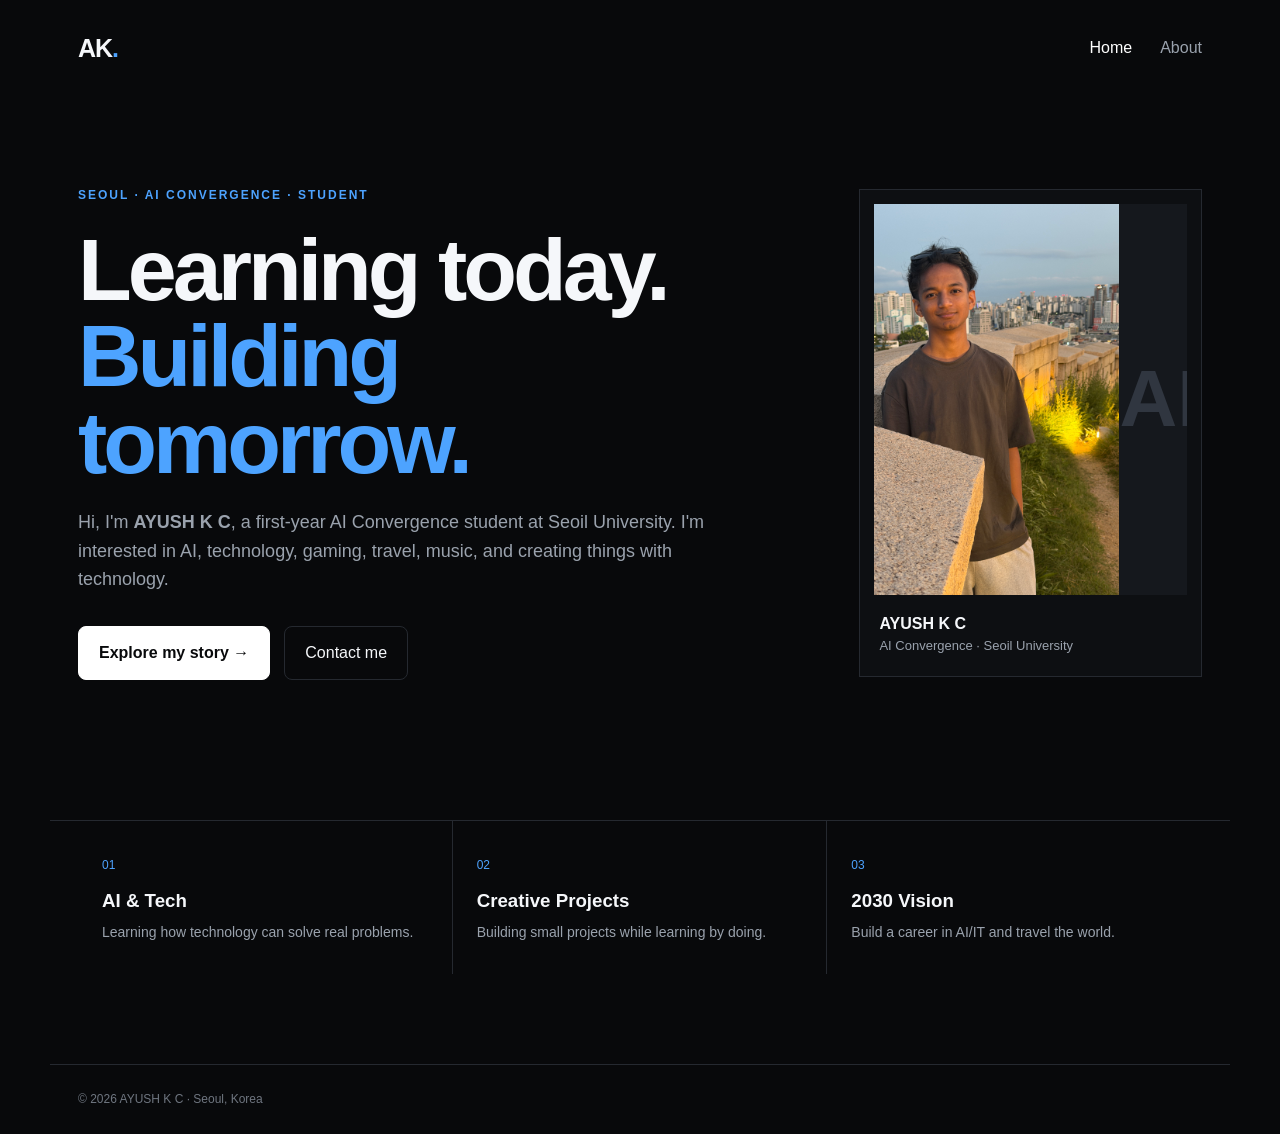
<file: index.html>
<!DOCTYPE html>
<html lang="en">
<head><meta charset="UTF-8"><meta name="viewport" content="width=device-width,initial-scale=1.0"><title>AYUSH K C | AI & Technology</title><link rel="stylesheet" href="styles.css"></head>
<body>
<header><a class="logo" href="index.html">AK<span>.</span></a><nav><a class="active" href="index.html">Home</a><a href="about.html">About</a></nav></header>
<main class="hero">
<div><p class="eyebrow">SEOUL · AI CONVERGENCE · STUDENT</p><h1>Learning today.<br><span>Building tomorrow.</span></h1><p class="lead">Hi, I'm <strong>AYUSH K C</strong>, a first-year AI Convergence student at Seoil University. I'm interested in AI, technology, gaming, travel, music, and creating things with technology.</p><div class="actions"><a class="button primary" href="about.html">Explore my story →</a><a class="button" href="mailto:202602084@g.seoil.ac.kr">Contact me</a></div></div>
<div class="profile-card"><div class="portrait"><img src="1000008806.jpg" alt="AYUSH K C profile photo" onerror="this.style.display='none';this.parentElement.classList.add('initials')"><b>AK</b></div><div class="card-info"><strong>AYUSH K C</strong><span>AI Convergence · Seoil University</span></div></div>
</main>
<section class="quick"><div><span>01</span><h3>AI & Tech</h3><p>Learning how technology can solve real problems.</p></div><div><span>02</span><h3>Creative Projects</h3><p>Building small projects while learning by doing.</p></div><div><span>03</span><h3>2030 Vision</h3><p>Build a career in AI/IT and travel the world.</p></div></section>
<footer>© 2026 AYUSH K C · Seoul, Korea</footer>
</body></html>
</file>
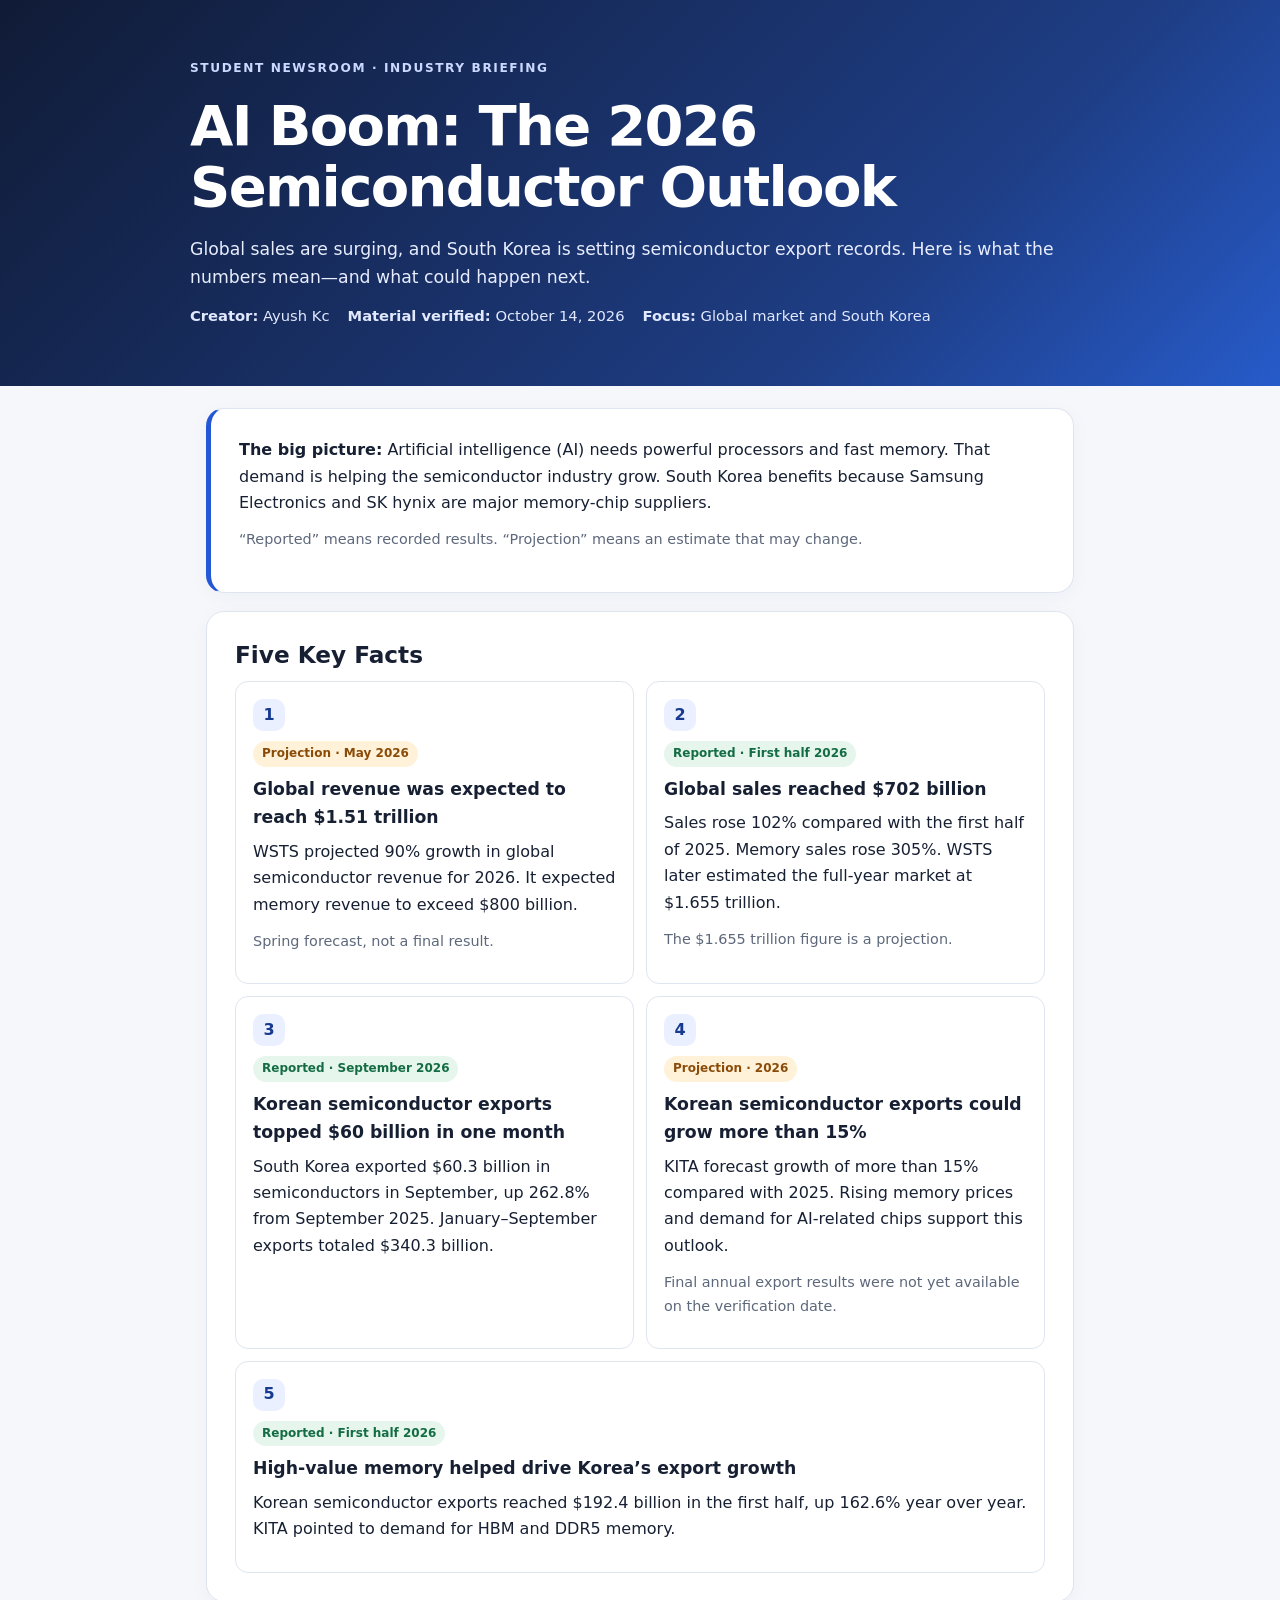
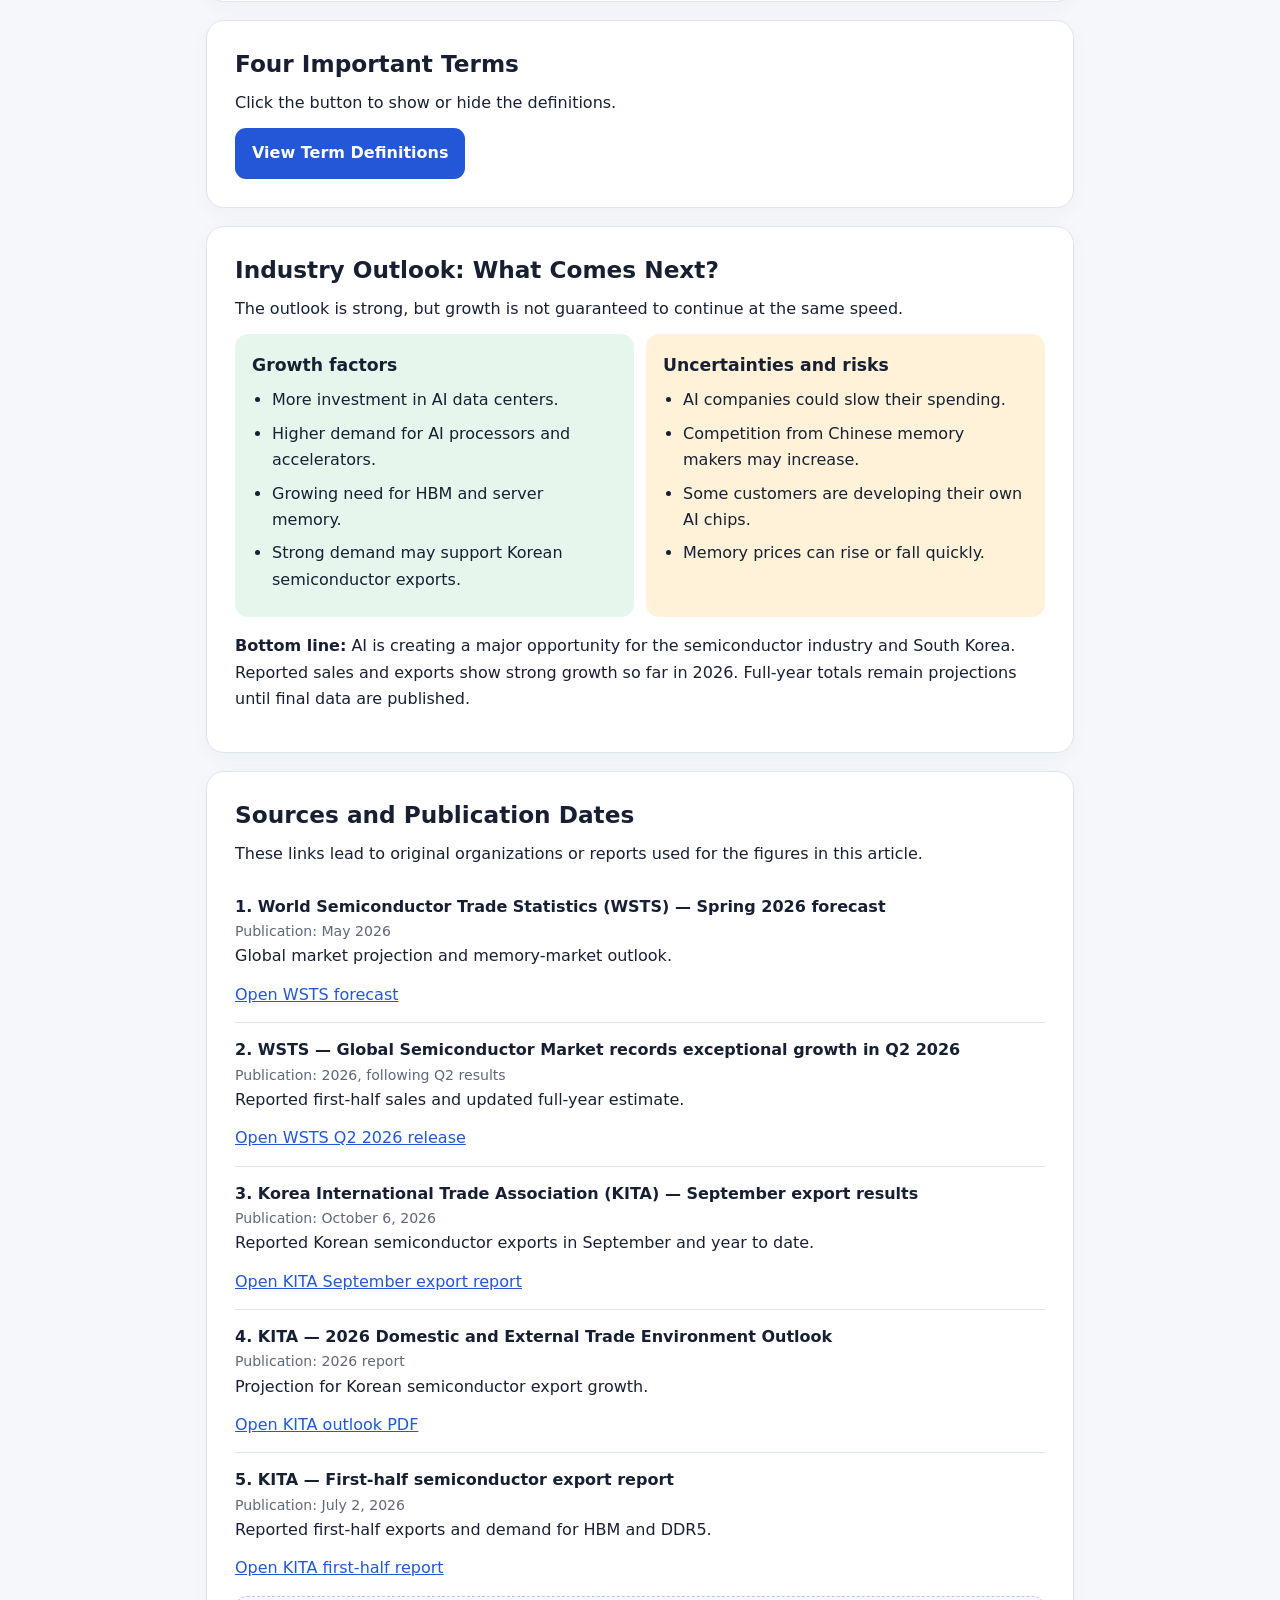
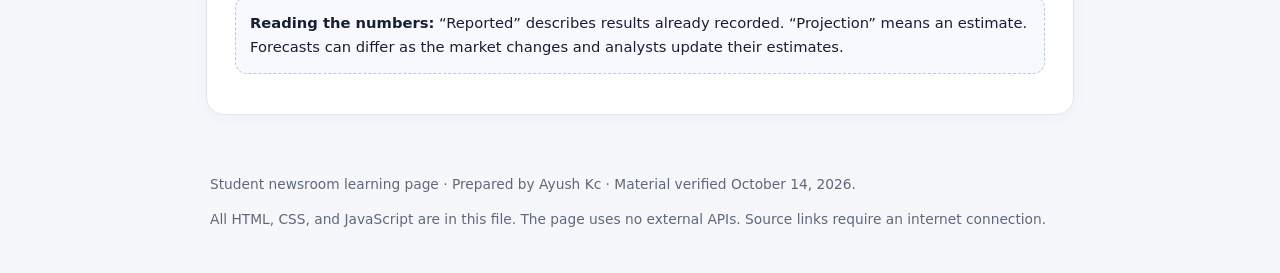
<file: semiconductor-newsroom/index.html>
<!DOCTYPE html>
<html lang="en">
<head>
<meta charset="UTF-8">
<meta name="viewport" content="width=device-width, initial-scale=1">
<meta name="description" content="2026 global and South Korean semiconductor industry outlook for college freshmen.">
<title>AI Boom: 2026 Semiconductor Outlook</title>
<style>
:root{--ink:#172033;--muted:#5d687b;--paper:#f5f7fb;--line:#dfe5ef;--blue:#2357d8;--green:#146c43;--amber:#8a4b08}
*{box-sizing:border-box}body{margin:0;background:var(--paper);color:var(--ink);font:16px/1.65 system-ui,-apple-system,"Segoe UI",sans-serif}a{color:var(--blue);overflow-wrap:anywhere}.hero{padding:42px 20px;color:white;background:linear-gradient(135deg,#101b36,#1e3d84 70%,#275bca)}.wrap{width:min(900px,100%);margin:auto}.eyebrow{color:#cbd8ff;text-transform:uppercase;letter-spacing:.13em;font-size:.76rem;font-weight:800}h1{font-size:clamp(2rem,7vw,3.5rem);line-height:1.1;letter-spacing:-.03em;margin:.3em 0}h2{font-size:1.45rem;line-height:1.25;margin:0 0 12px}h3{font-size:1.08rem;margin:0 0 7px}p{margin:0 0 12px}.dek{color:#e8edff;font-size:1.08rem}.byline{display:flex;flex-wrap:wrap;gap:8px 18px;color:#e2e9ff;font-size:.92rem}main{padding:22px 16px 40px}section,.intro{background:white;border:1px solid var(--line);border-radius:18px;padding:clamp(18px,4vw,28px);margin-bottom:18px;box-shadow:0 5px 20px #1a2b5009}.intro{border-left:5px solid var(--blue)}.muted{color:var(--muted);font-size:.9rem}.facts{display:grid;grid-template-columns:1fr;gap:12px}.fact{border:1px solid var(--line);border-radius:13px;padding:17px}.num{display:inline-grid;place-items:center;width:32px;height:32px;border-radius:10px;background:#eaf0ff;color:#173a91;font-weight:800;margin-bottom:8px}.tag{display:inline-block;border-radius:999px;padding:3px 9px;font-size:.75rem;font-weight:800;margin:0 0 8px}.reported{background:#e6f6ed;color:var(--green)}.forecast{background:#fff2d9;color:var(--amber)}button{border:0;border-radius:11px;padding:12px 17px;background:var(--blue);color:white;font:inherit;font-weight:750;cursor:pointer}button:hover{background:#173a91}button:focus-visible,a:focus-visible{outline:3px solid #f0a62a;outline-offset:3px}#definitions{margin-top:16px}#definitions[hidden]{display:none}.terms,.outlook{display:grid;grid-template-columns:1fr;gap:12px}.term{padding:15px;background:#f7f9ff;border:1px solid var(--line);border-radius:12px}.term h3{color:#173a91}.growth,.risks{border-radius:13px;padding:17px}.growth{background:#e6f6ed}.risks{background:#fff2d9}ul{padding-left:1.25rem;margin:8px 0 0}li{margin-bottom:7px}.sources{list-style:none;padding:0}.sources li{border-top:1px solid var(--line);padding:14px 0;margin:0}.sources li:first-child{border-top:0}.date{display:block;color:var(--muted);font-size:.88rem}.note{background:#f7f9ff;border:1px dashed #bac8e6;border-radius:12px;padding:14px;font-size:.92rem}footer{padding:0 20px 30px;color:var(--muted);font-size:.86rem}@media(min-width:650px){.hero{padding:58px 28px}.facts{grid-template-columns:1fr 1fr}.fact:last-child{grid-column:1/-1}.terms,.outlook{grid-template-columns:1fr 1fr}}@media print{button{display:none}#definitions[hidden]{display:block!important}}
</style>
</head>
<body>
<header class="hero"><div class="wrap"><p class="eyebrow">Student Newsroom · Industry Briefing</p><h1>AI Boom: The 2026 Semiconductor Outlook</h1><p class="dek">Global sales are surging, and South Korea is setting semiconductor export records. Here is what the numbers mean—and what could happen next.</p><div class="byline"><span><strong>Creator:</strong> Ayush Kc</span><span><strong>Material verified:</strong> October 14, 2026</span><span><strong>Focus:</strong> Global market and South Korea</span></div></div></header>
<main class="wrap">
<div class="intro"><p><strong>The big picture:</strong> Artificial intelligence (AI) needs powerful processors and fast memory. That demand is helping the semiconductor industry grow. South Korea benefits because Samsung Electronics and SK hynix are major memory-chip suppliers.</p><p class="muted">“Reported” means recorded results. “Projection” means an estimate that may change.</p></div>
<section><h2>Five Key Facts</h2><div class="facts">
<article class="fact"><span class="num">1</span><br><span class="tag forecast">Projection · May 2026</span><h3>Global revenue was expected to reach $1.51 trillion</h3><p>WSTS projected 90% growth in global semiconductor revenue for 2026. It expected memory revenue to exceed $800 billion.</p><p class="muted">Spring forecast, not a final result.</p></article>
<article class="fact"><span class="num">2</span><br><span class="tag reported">Reported · First half 2026</span><h3>Global sales reached $702 billion</h3><p>Sales rose 102% compared with the first half of 2025. Memory sales rose 305%. WSTS later estimated the full-year market at $1.655 trillion.</p><p class="muted">The $1.655 trillion figure is a projection.</p></article>
<article class="fact"><span class="num">3</span><br><span class="tag reported">Reported · September 2026</span><h3>Korean semiconductor exports topped $60 billion in one month</h3><p>South Korea exported $60.3 billion in semiconductors in September, up 262.8% from September 2025. January–September exports totaled $340.3 billion.</p></article>
<article class="fact"><span class="num">4</span><br><span class="tag forecast">Projection · 2026</span><h3>Korean semiconductor exports could grow more than 15%</h3><p>KITA forecast growth of more than 15% compared with 2025. Rising memory prices and demand for AI-related chips support this outlook.</p><p class="muted">Final annual export results were not yet available on the verification date.</p></article>
<article class="fact"><span class="num">5</span><br><span class="tag reported">Reported · First half 2026</span><h3>High-value memory helped drive Korea’s export growth</h3><p>Korean semiconductor exports reached $192.4 billion in the first half, up 162.6% year over year. KITA pointed to demand for HBM and DDR5 memory.</p></article>
</div></section>
<section><h2>Four Important Terms</h2><p>Click the button to show or hide the definitions.</p><button id="toggle-definitions" type="button" aria-expanded="false" aria-controls="definitions">View Term Definitions</button><div id="definitions" hidden><div class="terms">
<article class="term"><h3>1. AI semiconductors</h3><p>Chips that help AI systems learn, calculate, and respond. Examples include GPUs and AI accelerators.</p></article>
<article class="term"><h3>2. Memory semiconductors</h3><p>Chips that store data and supply it to processors. Examples include DRAM, NAND flash, and HBM.</p></article>
<article class="term"><h3>3. HBM (High-Bandwidth Memory)</h3><p>A type of memory made by stacking memory layers. It transfers large amounts of data quickly and is useful for AI accelerators.</p></article>
<article class="term"><h3>4. Semiconductor exports</h3><p>Semiconductor products sold by one country to customers in other countries. Export growth can support businesses and the economy.</p></article>
</div></div></section>
<section><h2>Industry Outlook: What Comes Next?</h2><p>The outlook is strong, but growth is not guaranteed to continue at the same speed.</p><div class="outlook"><div class="growth"><h3>Growth factors</h3><ul><li>More investment in AI data centers.</li><li>Higher demand for AI processors and accelerators.</li><li>Growing need for HBM and server memory.</li><li>Strong demand may support Korean semiconductor exports.</li></ul></div><div class="risks"><h3>Uncertainties and risks</h3><ul><li>AI companies could slow their spending.</li><li>Competition from Chinese memory makers may increase.</li><li>Some customers are developing their own AI chips.</li><li>Memory prices can rise or fall quickly.</li></ul></div></div><p style="margin-top:16px"><strong>Bottom line:</strong> AI is creating a major opportunity for the semiconductor industry and South Korea. Reported sales and exports show strong growth so far in 2026. Full-year totals remain projections until final data are published.</p></section>
<section><h2>Sources and Publication Dates</h2><p>These links lead to original organizations or reports used for the figures in this article.</p><ul class="sources">
<li><strong>1. World Semiconductor Trade Statistics (WSTS) — Spring 2026 forecast</strong><span class="date">Publication: May 2026</span><p>Global market projection and memory-market outlook.</p><a href="https://www.wsts.org/76/recent-news-release" target="_blank" rel="noopener noreferrer">Open WSTS forecast</a></li>
<li><strong>2. WSTS — Global Semiconductor Market records exceptional growth in Q2 2026</strong><span class="date">Publication: 2026, following Q2 results</span><p>Reported first-half sales and updated full-year estimate.</p><a href="https://www.wsts.org/76/Global-Semiconductor-Market-records-exceptional-growth-in-Q2-2026" target="_blank" rel="noopener noreferrer">Open WSTS Q2 2026 release</a></li>
<li><strong>3. Korea International Trade Association (KITA) — September export results</strong><span class="date">Publication: October 6, 2026</span><p>Reported Korean semiconductor exports in September and year to date.</p><a href="https://www.kita.net/board/totalTradeNews/totalTradeNewsDetail.do?no=105116&amp;siteId=1" target="_blank" rel="noopener noreferrer">Open KITA September export report</a></li>
<li><strong>4. KITA — 2026 Domestic and External Trade Environment Outlook</strong><span class="date">Publication: 2026 report</span><p>Projection for Korean semiconductor export growth.</p><a href="https://www.kita.net/files/2026_KITA.pdf" target="_blank" rel="noopener noreferrer">Open KITA outlook PDF</a></li>
<li><strong>5. KITA — First-half semiconductor export report</strong><span class="date">Publication: July 2, 2026</span><p>Reported first-half exports and demand for HBM and DDR5.</p><a href="https://www.kita.net/board/totalTradeNews/totalTradeNewsDetail.do?no=102798&amp;siteId=1" target="_blank" rel="noopener noreferrer">Open KITA first-half report</a></li>
</ul><p class="note"><strong>Reading the numbers:</strong> “Reported” describes results already recorded. “Projection” means an estimate. Forecasts can differ as the market changes and analysts update their estimates.</p></section>
</main><footer class="wrap"><p>Student newsroom learning page · Prepared by Ayush Kc · Material verified October 14, 2026.</p><p>All HTML, CSS, and JavaScript are in this file. The page uses no external APIs. Source links require an internet connection.</p></footer>
<script>
(function(){const button=document.getElementById('toggle-definitions');const definitions=document.getElementById('definitions');button.addEventListener('click',function(){const willOpen=definitions.hidden;definitions.hidden=!willOpen;button.setAttribute('aria-expanded',String(willOpen));button.textContent=willOpen?'Hide Term Definitions':'View Term Definitions';});}());
</script>
</body></html>
</file>
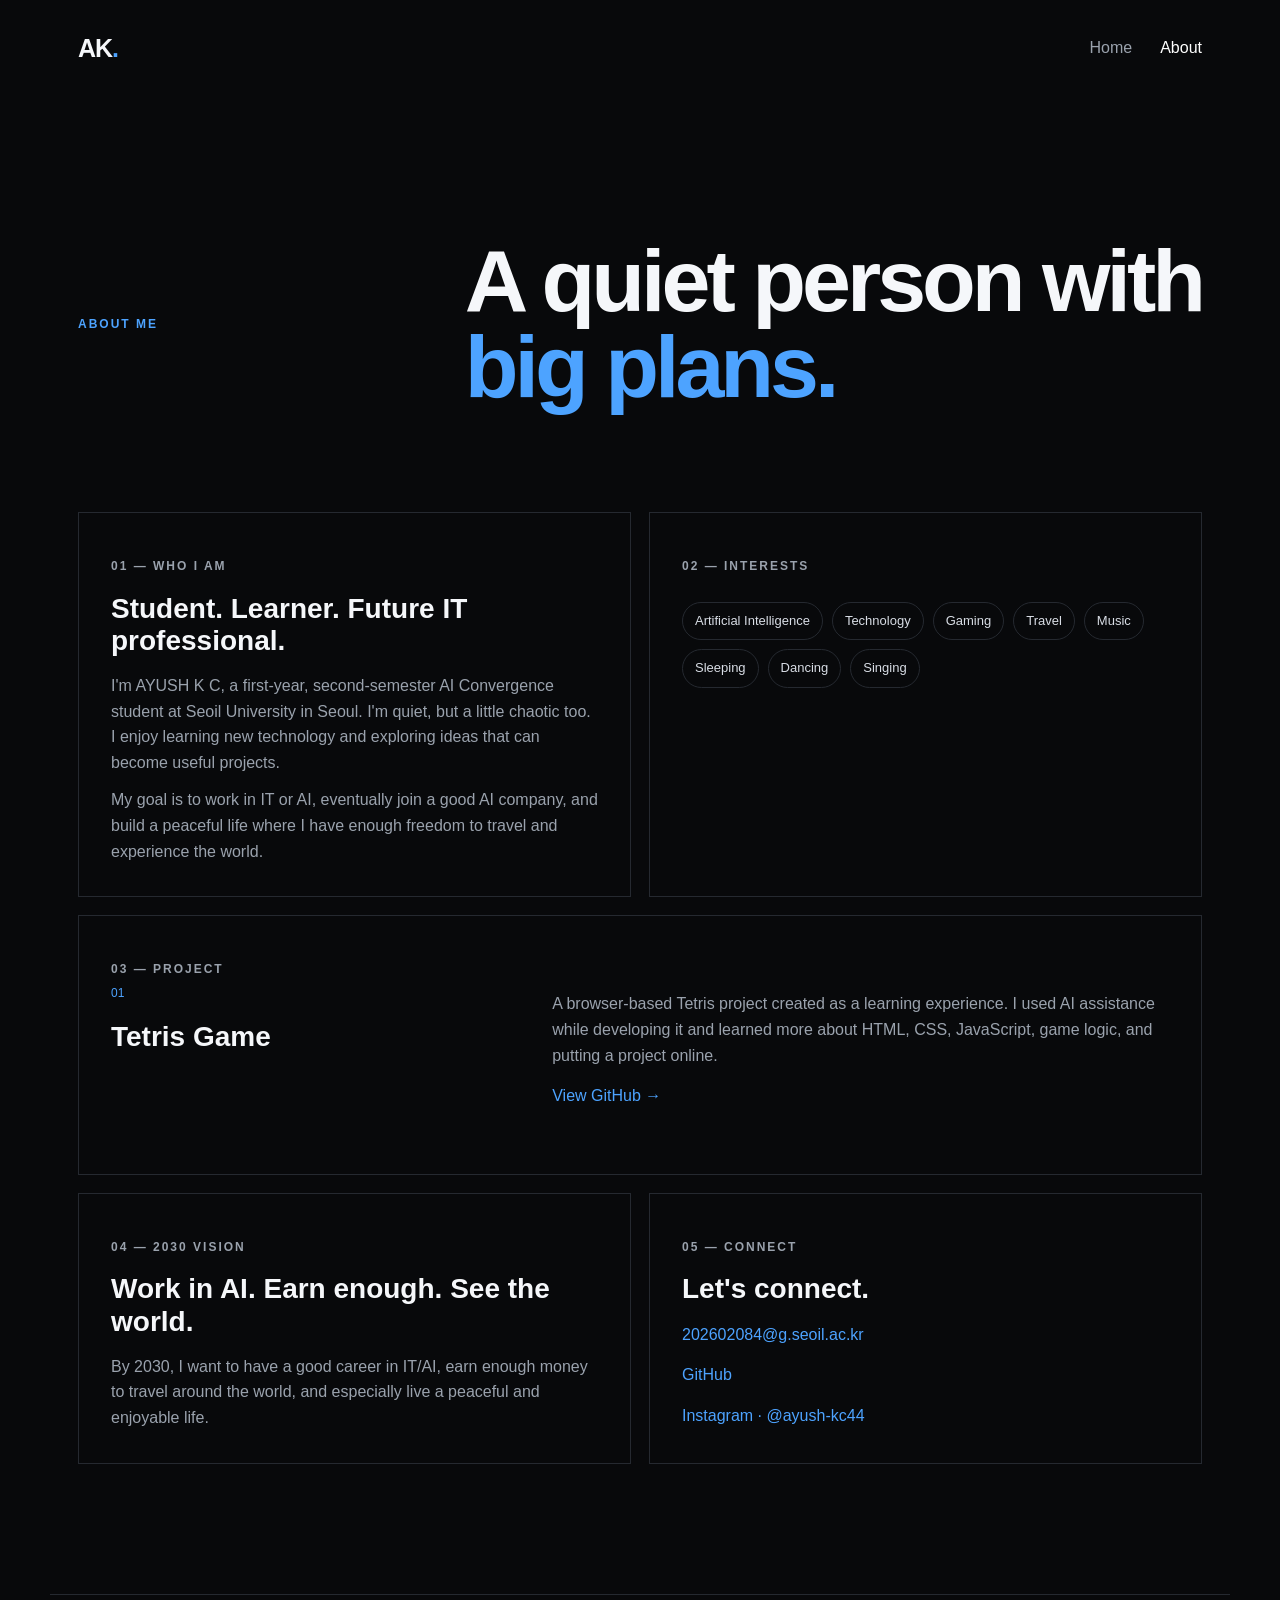
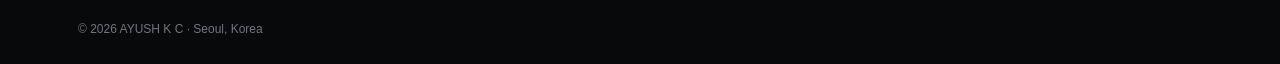
<file: about.html>
<!DOCTYPE html>
<html lang="en">
<head><meta charset="UTF-8"><meta name="viewport" content="width=device-width,initial-scale=1.0"><title>About | AYUSH K C</title><link rel="stylesheet" href="styles.css"></head>
<body>
<header><a class="logo" href="index.html">AK<span>.</span></a><nav><a href="index.html">Home</a><a class="active" href="about.html">About</a></nav></header>
<main class="page"><header class="page-header"><p class="eyebrow">ABOUT ME</p><h1>A quiet person with<br><span>big plans.</span></h1></header>
<section class="about-grid">
<article class="panel"><p class="label">01 — WHO I AM</p><h2>Student. Learner. Future IT professional.</h2><p>I'm AYUSH K C, a first-year, second-semester AI Convergence student at Seoil University in Seoul. I'm quiet, but a little chaotic too. I enjoy learning new technology and exploring ideas that can become useful projects.</p><p>My goal is to work in IT or AI, eventually join a good AI company, and build a peaceful life where I have enough freedom to travel and experience the world.</p></article>
<article class="panel"><p class="label">02 — INTERESTS</p><div class="tags"><span>Artificial Intelligence</span><span>Technology</span><span>Gaming</span><span>Travel</span><span>Music</span><span>Sleeping</span><span>Dancing</span><span>Singing</span></div></article>
<article class="panel wide"><p class="label">03 — PROJECT</p><div class="project"><div><span class="project-number">01</span><h2>Tetris Game</h2></div><div><p>A browser-based Tetris project created as a learning experience. I used AI assistance while developing it and learned more about HTML, CSS, JavaScript, game logic, and putting a project online.</p><a href="https://github.com/202602084-dotcom/ayush-personal-portfolio" target="_blank">View GitHub →</a></div></div></article>
<article class="panel"><p class="label">04 — 2030 VISION</p><h2>Work in AI. Earn enough. See the world.</h2><p>By 2030, I want to have a good career in IT/AI, earn enough money to travel around the world, and especially live a peaceful and enjoyable life.</p></article>
<article class="panel contact"><p class="label">05 — CONNECT</p><h2>Let's connect.</h2><a href="mailto:202602084@g.seoil.ac.kr">202602084@g.seoil.ac.kr</a><a href="https://github.com/202602084-dotcom/ayush-personal-portfolio" target="_blank">GitHub</a><a href="https://www.instagram.com/ayush-kc44/" target="_blank">Instagram · @ayush-kc44</a></article>
</section></main><footer>© 2026 AYUSH K C · Seoul, Korea</footer>
</body></html>
</file>
<file: styles.css>
*{box-sizing:border-box;margin:0;padding:0}:root{--bg:#08090b;--text:#f5f7fa;--muted:#9aa2ad;--line:#252930;--blue:#4da3ff}body{font-family:Inter,Arial,sans-serif;background:var(--bg);color:var(--text);line-height:1.6}a{color:inherit;text-decoration:none}header{max-width:1180px;margin:auto;padding:28px;display:flex;justify-content:space-between;align-items:center}.logo{font-size:25px;font-weight:800;letter-spacing:-1px}.logo span{color:var(--blue)}nav{display:flex;gap:28px;color:var(--muted)}nav a:hover,nav .active{color:#fff}.hero{max-width:1180px;margin:50px auto 100px;padding:40px 28px;min-height:520px;display:grid;grid-template-columns:1.35fr .65fr;gap:70px;align-items:center}.eyebrow,.label{font-size:12px;letter-spacing:2px;color:var(--blue);font-weight:700}.hero h1,.page-header h1{font-size:clamp(52px,7vw,88px);line-height:.98;letter-spacing:-4px;margin:22px 0}.hero h1 span,.page-header h1 span{color:var(--blue)}.lead{max-width:650px;color:var(--muted);font-size:18px}.actions{display:flex;gap:14px;margin-top:32px;flex-wrap:wrap}.button{border:1px solid var(--line);padding:13px 20px;border-radius:8px}.button.primary{background:#fff;color:#08090b;border-color:#fff;font-weight:700}.profile-card{border:1px solid var(--line);padding:14px;background:#0d0f12}.portrait{aspect-ratio:4/5;background:#15181d;overflow:hidden;position:relative;display:flex;align-items:center;justify-content:center;font-size:80px;color:#303640}.portrait img{width:100%;height:100%;object-fit:cover;position:relative;z-index:2}.card-info{padding:16px 5px 5px;display:flex;flex-direction:column}.card-info span{color:var(--muted);font-size:13px}.quick{max-width:1180px;margin:auto;padding:0 28px 90px;display:grid;grid-template-columns:repeat(3,1fr);border-top:1px solid var(--line)}.quick div{padding:30px 24px;border-right:1px solid var(--line)}.quick div:last-child{border-right:0}.quick span{color:var(--blue);font-size:12px}.quick h3{margin:10px 0 5px}.quick p{color:var(--muted);font-size:14px}.page{max-width:1180px;margin:40px auto 100px;padding:30px 28px}.page-header{padding:50px 0 80px}.about-grid{display:grid;grid-template-columns:1fr 1fr;gap:18px}.panel{border:1px solid var(--line);padding:32px;min-height:260px}.panel h2{font-size:28px;line-height:1.15;margin:16px 0}.panel p{color:var(--muted);margin-top:12px}.panel.wide{grid-column:1/-1}.tags{display:flex;flex-wrap:wrap;gap:9px;margin-top:25px}.tags span{border:1px solid var(--line);padding:8px 12px;border-radius:100px;color:#d8dde5;font-size:13px}.project{display:grid;grid-template-columns:1fr 1.5fr;gap:30px}.project-number{font-size:12px;color:var(--blue)}.project a,.contact a{display:block;color:var(--blue);margin-top:15px}.contact a:hover,.project a:hover{color:#fff}footer{border-top:1px solid var(--line);max-width:1180px;margin:auto;padding:25px 28px;color:#6f7680;font-size:12px}@media(max-width:760px){.hero{grid-template-columns:1fr;margin-top:10px;gap:40px}.quick{grid-template-columns:1fr}.quick div{border-right:0;border-bottom:1px solid var(--line)}.about-grid{grid-template-columns:1fr}.panel.wide{grid-column:auto}.project{grid-template-columns:1fr}.hero h1,.page-header h1{letter-spacing:-2px}header{padding:22px}.page,.hero{padding-left:22px;padding-right:22px}}
</file>
